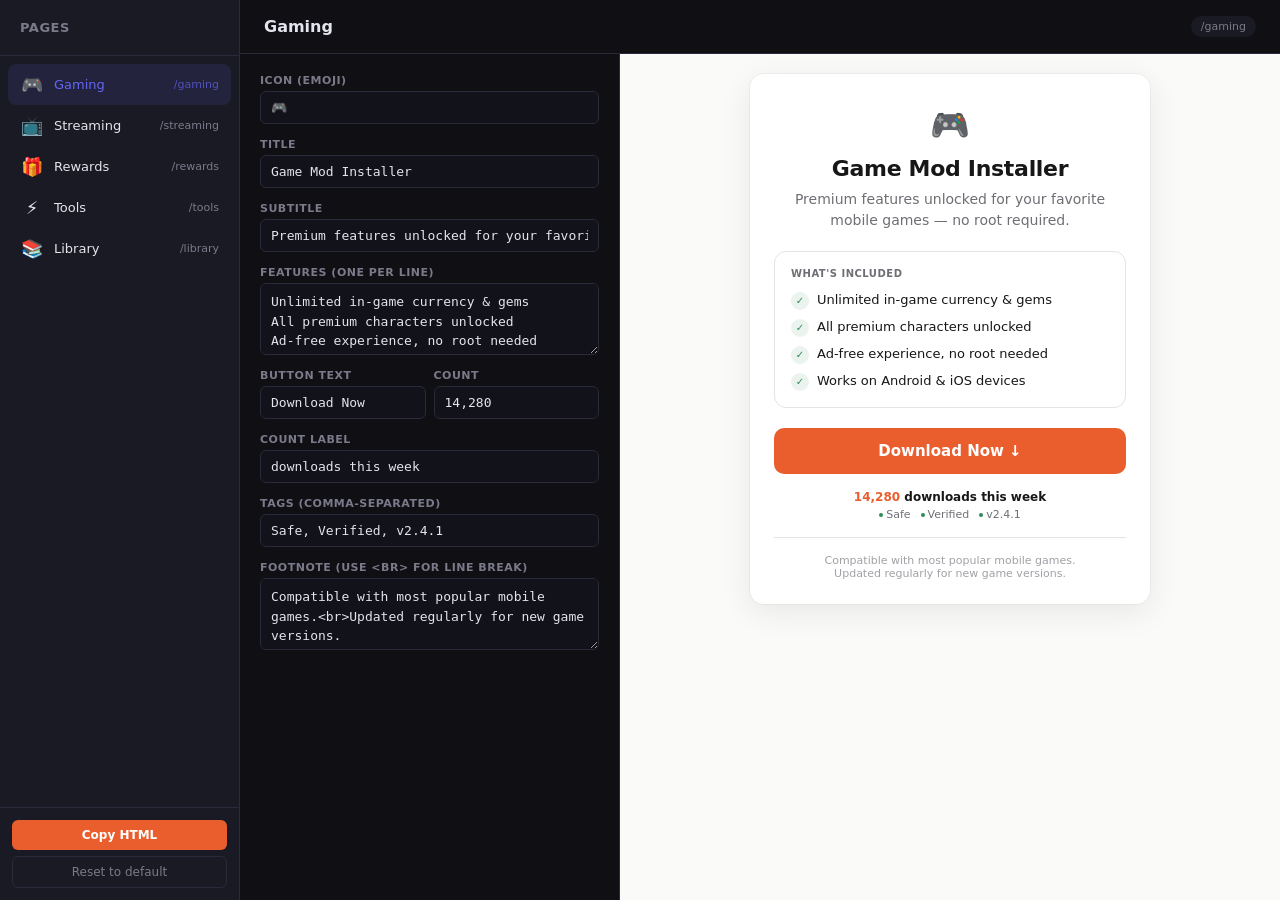
<file: dashboard/index.html>
<!DOCTYPE html>
<html lang="en">
<head>
  <meta charset="UTF-8">
  <meta name="viewport" content="width=device-width, initial-scale=1.0">
  <meta name="robots" content="noindex">
  <title>Panel</title>
  <style>
    :root {
      --bg: #0f0f14;
      --surface: #1a1a24;
      --border: #2a2a3a;
      --text: #e4e4ec;
      --muted: #7a7a8a;
      --accent: #ea5e2e;
      --accent2: #6366f1;
      --green: #2e8b57;
      --input-bg: #12121a;
      --hover: #222230;
      --danger: #ef4444;
    }
    * { margin:0; padding:0; box-sizing:border-box; }
    body {
      font-family: -apple-system, BlinkMacSystemFont, 'Segoe UI', system-ui, sans-serif;
      background: var(--bg); color: var(--text); min-height: 100vh;
      display: flex; -webkit-font-smoothing: antialiased;
    }

    /* Sidebar */
    .sidebar {
      width: 240px; background: var(--surface); border-right: 1px solid var(--border);
      display: flex; flex-direction: column; flex-shrink: 0;
    }
    .sidebar-head {
      padding: 20px; border-bottom: 1px solid var(--border);
      font-size: 13px; font-weight: 700; letter-spacing: 0.5px;
      text-transform: uppercase; color: var(--muted);
    }
    .sidebar-nav { flex:1; overflow-y:auto; padding:8px; }
    .sidebar-nav button {
      display: flex; align-items: center; gap: 10px;
      width: 100%; padding: 10px 12px; background: none; border: none;
      border-radius: 8px; color: var(--text); font-family: inherit;
      font-size: 13px; cursor: pointer; transition: all 0.15s; text-align: left;
    }
    .sidebar-nav button:hover { background: var(--hover); }
    .sidebar-nav button.active { background: rgba(99,102,241,0.12); color: var(--accent2); }
    .sidebar-nav button .nicon { font-size: 18px; width: 24px; text-align: center; flex-shrink: 0; }
    .sidebar-nav button .nurl { font-size: 11px; color: var(--muted); margin-left: auto; }
    .sidebar-nav button.active .nurl { color: var(--accent2); opacity: 0.7; }
    .sidebar-foot {
      padding: 12px; border-top: 1px solid var(--border);
      display: flex; flex-direction: column; gap: 6px;
    }
    .sidebar-foot button {
      width: 100%; padding: 8px; border-radius: 6px; border: none;
      font-family: inherit; font-size: 12px; cursor: pointer; transition: all 0.15s;
    }
    .btn-copy {
      background: var(--accent); color: #fff; font-weight: 600;
    }
    .btn-copy:hover { filter: brightness(1.1); }
    .btn-reset {
      background: transparent; color: var(--muted); border: 1px solid var(--border)!important;
    }
    .btn-reset:hover { color: var(--danger); border-color: var(--danger)!important; }

    /* Main */
    .main {
      flex:1; display:flex; flex-direction:column; overflow:hidden;
    }
    .main-head {
      padding: 16px 24px; border-bottom: 1px solid var(--border);
      display:flex; align-items:center; justify-content:space-between;
    }
    .main-head h2 { font-size: 16px; font-weight: 600; }
    .main-head .badge { font-size: 11px; color: var(--muted); background: var(--surface); padding: 4px 10px; border-radius: 100px; }
    .main-body {
      flex:1; display:flex; overflow:hidden;
    }

    /* Editor */
    .editor {
      width: 380px; padding: 20px; overflow-y: auto; border-right: 1px solid var(--border);
      display:flex; flex-direction:column; gap:14px; flex-shrink:0;
    }
    .editor label {
      display:flex; flex-direction:column; gap:4px;
      font-size: 11px; font-weight: 600; text-transform: uppercase;
      letter-spacing: 0.5px; color: var(--muted);
    }
    .editor input, .editor textarea {
      width: 100%; padding: 8px 10px; background: var(--input-bg);
      border: 1px solid var(--border); border-radius: 6px;
      color: var(--text); font-family: monospace; font-size: 13px;
      transition: border-color 0.15s; resize: vertical;
    }
    .editor input:focus, .editor textarea:focus {
      outline: none; border-color: var(--accent2);
    }
    .editor textarea { min-height: 72px; line-height: 1.5; }
    .editor .row { display:flex; gap:8px; }
    .editor .row > * { flex:1; }
    .editor .hint { font-size: 10px; color: var(--muted); margin-top: -2px; }

    /* Preview */
    .preview {
      flex:1; padding: 20px; overflow-y:auto;
      display:flex; align-items:flex-start; justify-content:center;
      background: #fafaf8; /* match landing page bg */
    }
    .preview-wrap {
      width: 100%; max-width: 400px;
      background: #fff; border-radius: 14px; padding: 32px 24px 24px;
      box-shadow: 0 0 0 1px rgba(0,0,0,0.04), 0 8px 32px rgba(0,0,0,0.08);
      font-family: -apple-system, BlinkMacSystemFont, 'Segoe UI', Roboto, system-ui, sans-serif;
    }
    .pv-icon {
      text-align: center; font-size: 32px; margin-bottom: 12px;
    }
    .pv-title {
      text-align: center; font-size: 22px; font-weight: 700;
      letter-spacing: -0.3px; color: #171717; margin-bottom: 8px;
    }
    .pv-sub {
      text-align: center; font-size: 14px; color: #6e6e74;
      margin-bottom: 20px; line-height: 1.5;
    }
    .pv-features {
      border: 1px solid #e6e4e0; border-radius: 12px;
      padding: 16px; margin-bottom: 20px;
    }
    .pv-features .pv-label {
      font-size: 10px; font-weight: 600; text-transform: uppercase;
      letter-spacing: 0.5px; color: #6e6e74; margin-bottom: 12px;
    }
    .pv-features .pv-item {
      font-size: 13px; color: #171717; display: flex; align-items: flex-start;
      gap: 8px; margin-bottom: 8px; line-height: 1.4;
    }
    .pv-features .pv-item:last-child { margin-bottom: 0; }
    .pv-features .pv-ck {
      flex-shrink: 0; width: 18px; height: 18px;
      background: rgba(46,139,87,0.10); border-radius: 50%;
      display: flex; align-items: center; justify-content: center;
      font-size: 10px; color: #2e8b57; margin-top: 1px;
    }
    .pv-btn {
      display: block; width: 100%; padding: 14px;
      background: #ea5e2e; color: #fff; border: none; border-radius: 10px;
      font-family: inherit; font-size: 15px; font-weight: 700;
      text-align: center; margin-bottom: 16px;
    }
    .pv-proof {
      text-align: center; font-size: 12px; font-weight: 600;
      color: #171717; margin-bottom: 4px;
    }
    .pv-proof span { color: #ea5e2e; }
    .pv-tags {
      display: flex; justify-content: center; gap: 10px;
      font-size: 11px; color: #6e6e74; margin-bottom: 16px;
    }
    .pv-tags span { display: inline-flex; align-items: center; gap: 3px; }
    .pv-tags .pv-dt { width: 4px; height: 4px; border-radius: 50%; background: #2e8b57; }
    .pv-foot {
      text-align: center; font-size: 11px; color: #a0a0a6;
      border-top: 1px solid #e6e4e0; padding-top: 16px;
    }

    /* Toast */
    .toast {
      position: fixed; bottom: 24px; right: 24px;
      background: var(--accent2); color: #fff; padding: 10px 18px;
      border-radius: 8px; font-size: 13px; font-weight: 600;
      opacity: 0; transform: translateY(10px); transition: all 0.25s;
      pointer-events: none; z-index: 999;
    }
    .toast.show { opacity: 1; transform: translateY(0); }

    @media(max-width:900px) {
      body { flex-direction:column; }
      .sidebar { width:100%; flex-direction:row; overflow-x:auto; }
      .sidebar-head { display:none; }
      .sidebar-nav { display:flex; flex-direction:row; padding:4px; gap:2px; }
      .sidebar-nav button { width:auto; white-space:nowrap; padding:8px 12px; font-size:12px; }
      .sidebar-nav button .nurl { display:none; }
      .sidebar-foot { flex-direction:row; padding:8px; }
      .sidebar-foot button { flex:1; }
      .main-body { flex-direction:column; }
      .editor { width:100%; border-right:none; border-bottom:1px solid var(--border); }
      .preview { padding:16px; }
    }
  </style>
</head>
<body>

  <!-- Sidebar -->
  <aside class="sidebar">
    <div class="sidebar-head">Pages</div>
    <nav class="sidebar-nav" id="nav"></nav>
    <div class="sidebar-foot">
      <button class="btn-copy" onclick="copyHTML()">Copy HTML</button>
      <button class="btn-reset" onclick="resetCurrent()">Reset to default</button>
    </div>
  </aside>

  <!-- Main -->
  <main class="main">
    <div class="main-head">
      <h2 id="editorTitle">Gaming</h2>
      <span class="badge" id="editorUrl">/gaming</span>
    </div>
    <div class="main-body">
      <!-- Editor form -->
      <div class="editor" id="editor"></div>
      <!-- Live preview -->
      <div class="preview" id="preview"></div>
    </div>
  </main>

  <div class="toast" id="toast"></div>

  <script>
  // ══════════════════════════════════════
  // DEFAULTS — mirrors the actual landing pages
  // ══════════════════════════════════════
  const DEFAULTS = {
    gaming: {
      icon:"🎮", title:"Game Mod Installer",
      subtitle:"Premium features unlocked for your favorite mobile games — no root required.",
      features:["Unlimited in-game currency & gems","All premium characters unlocked","Ad-free experience, no root needed","Works on Android & iOS devices"],
      cta:"Download Now", count:"14,280", countLabel:"downloads this week",
      tags:["Safe","Verified","v2.4.1"],
      footnote:"Compatible with most popular mobile games.<br>Updated regularly for new game versions."
    },
    streaming: {
      icon:"📺", title:"StreamPass",
      subtitle:"Access premium shows & movies across all your favorite platforms.",
      features:["Full access to premium streaming libraries","HD quality, no buffering limits","Works across all your devices","Updated daily with new content"],
      cta:"Get Access", count:"8,920", countLabel:"active users this week",
      tags:["Safe","Verified","v3.1.0"],
      footnote:"Compatible with all major streaming services.<br>New content added every day."
    },
    rewards: {
      icon:"🎁", title:"RewardDrop",
      subtitle:"Claim gift cards & premium rewards from your favorite brands.",
      features:["Gift cards up to $100 from top retailers","Premium brand samples & products","New rewards added every week","Instant digital delivery"],
      cta:"Claim Reward", count:"6,450", countLabel:"claimed this week",
      tags:["Safe","Verified","Updated"],
      footnote:"Available in select regions.<br>New rewards dropped regularly."
    },
    tools: {
      icon:"⚡", title:"ToolVault",
      subtitle:"Premium apps & software — unlocked, no subscriptions, no limits.",
      features:["Premium apps with all features unlocked","No monthly fees or subscriptions","Safe downloads, scanned & verified","Works on desktop & mobile"],
      cta:"Get Access", count:"11,300", countLabel:"downloads this week",
      tags:["Safe","Verified","v1.8.2"],
      footnote:"New tools added regularly.<br>All downloads scanned and verified clean."
    },
    library: {
      icon:"📚", title:"LibVault",
      subtitle:"Premium guides, eBooks & courses — unlimited access, no paywalls.",
      features:["Premium eBooks across all genres","Online courses & learning materials","Study guides, cheat sheets & templates","New content added every week"],
      cta:"Access Library", count:"9,750", countLabel:"members joined this week",
      tags:["Safe","Verified","Updated"],
      footnote:"Instant access to the full library.<br>New titles and courses added regularly."
    }
  };

  // ══════════════════════════════════════
  // STATE
  // ══════════════════════════════════════
  const LS_KEY = 'lp_configs';
  let configs = {};
  let current = 'gaming';

  function load() {
    try {
      const raw = localStorage.getItem(LS_KEY);
      if (raw) configs = JSON.parse(raw);
    } catch(e) { configs = {}; }
    // Merge defaults for any missing keys
    for (const k in DEFAULTS) {
      if (!configs[k]) configs[k] = JSON.parse(JSON.stringify(DEFAULTS[k]));
    }
  }

  function save() {
    localStorage.setItem(LS_KEY, JSON.stringify(configs));
  }

  function get(k) { return configs[k] || DEFAULTS[k]; }

  // ══════════════════════════════════════
  // RENDER SIDEBAR
  // ══════════════════════════════════════
  const NICHE_INFO = {
    gaming:    { label:'Gaming',    url:'/gaming' },
    streaming: { label:'Streaming', url:'/streaming' },
    rewards:   { label:'Rewards',   url:'/rewards' },
    tools:     { label:'Tools',     url:'/tools' },
    library:   { label:'Library',   url:'/library' }
  };

  function renderNav() {
    const nav = document.getElementById('nav');
    nav.innerHTML = '';
    for (const k in NICHE_INFO) {
      const btn = document.createElement('button');
      btn.className = k === current ? 'active' : '';
      btn.innerHTML = `<span class="nicon">${get(k).icon}</span> ${NICHE_INFO[k].label} <span class="nurl">${NICHE_INFO[k].url}</span>`;
      btn.onclick = () => select(k);
      nav.appendChild(btn);
    }
  }

  // ══════════════════════════════════════
  // SELECT NICHE
  // ══════════════════════════════════════
  function select(key) {
    current = key;
    document.getElementById('editorTitle').textContent = NICHE_INFO[key].label;
    document.getElementById('editorUrl').textContent = NICHE_INFO[key].url;
    renderNav();
    renderEditor();
    renderPreview();
  }

  // ══════════════════════════════════════
  // RENDER EDITOR
  // ══════════════════════════════════════
  function renderEditor() {
    const c = get(current);
    const ed = document.getElementById('editor');
    ed.innerHTML = `
      <label>Icon (emoji)
        <input type="text" data-key="icon" value="${esc(c.icon)}" placeholder="🎮">
      </label>
      <label>Title
        <input type="text" data-key="title" value="${esc(c.title)}" placeholder="Page title">
      </label>
      <label>Subtitle
        <input type="text" data-key="subtitle" value="${esc(c.subtitle)}" placeholder="Short description">
      </label>
      <label>Features (one per line)
        <textarea data-key="features" placeholder="Feature 1&#10;Feature 2&#10;Feature 3&#10;Feature 4">${c.features.join('\n')}</textarea>
      </label>
      <div class="row">
        <label>Button text
          <input type="text" data-key="cta" value="${esc(c.cta)}" placeholder="Download Now">
        </label>
        <label>Count
          <input type="text" data-key="count" value="${esc(c.count)}" placeholder="14,280">
        </label>
      </div>
      <label>Count label
        <input type="text" data-key="countLabel" value="${esc(c.countLabel)}" placeholder="downloads this week">
      </label>
      <label>Tags (comma-separated)
        <input type="text" data-key="tags" value="${c.tags.join(', ')}" placeholder="Safe, Verified, v1.0">
      </label>
      <label>Footnote (use &lt;br&gt; for line break)
        <textarea data-key="footnote" placeholder="Line 1&lt;br&gt;Line 2">${esc(c.footnote)}</textarea>
      </label>
    `;

    // Auto-save on input
    ed.querySelectorAll('input, textarea').forEach(el => {
      el.addEventListener('input', () => {
        const key = el.dataset.key;
        let val = el.value;
        if (key === 'features') {
          configs[current][key] = val.split('\n').filter(l => l.trim());
        } else if (key === 'tags') {
          configs[current][key] = val.split(',').map(t => t.trim()).filter(Boolean);
        } else if (key === 'footnote') {
          configs[current][key] = val;
        } else {
          configs[current][key] = val;
        }
        save();
        renderNav();
        renderPreview();
      });
    });
  }

  // ══════════════════════════════════════
  // RENDER PREVIEW
  // ══════════════════════════════════════
  function renderPreview() {
    const c = get(current);
    const pv = document.getElementById('preview');
    pv.innerHTML = `
      <div class="preview-wrap">
        <div class="pv-icon">${c.icon}</div>
        <div class="pv-title">${esc(c.title)}</div>
        <div class="pv-sub">${esc(c.subtitle)}</div>
        <div class="pv-features">
          <div class="pv-label">What's included</div>
          ${c.features.map(f => `<div class="pv-item"><span class="pv-ck">✓</span> ${esc(f)}</div>`).join('')}
        </div>
        <div class="pv-btn">${esc(c.cta)} ↓</div>
        <div class="pv-proof"><span>${esc(c.count)}</span> ${esc(c.countLabel)}</div>
        <div class="pv-tags">${c.tags.map(t => `<span><span class="pv-dt"></span> ${esc(t)}</span>`).join('')}</div>
        <div class="pv-foot">${c.footnote}</div>
      </div>
    `;
  }

  // ══════════════════════════════════════
  // ACTIONS
  // ══════════════════════════════════════
  function copyHTML() {
    const c = get(current);
    const featuresStr = c.features.map(f => `      "${escAttr(f)}"`).join(',\n');
    const tagsStr = c.tags.map(t => `"${escAttr(t)}"`).join(', ');

    const html = `<!DOCTYPE html>
<html lang="en">
<head>
  <meta charset="UTF-8">
  <meta name="viewport" content="width=device-width, initial-scale=1.0">
  <meta name="description" content="${escAttr(c.title)}">
  <title>${escAttr(c.title)}</title>

  <script>
  const CONFIG = {
    icon: "${c.icon}",
    title: "${escAttr(c.title)}",
    subtitle: "${escAttr(c.subtitle)}",
    features: [
${featuresStr}
    ],
    cta: "${escAttr(c.cta)}",
    count: "${escAttr(c.count)}",
    countLabel: "${escAttr(c.countLabel)}",
    tags: [${tagsStr}],
    footnote: "${escAttr(c.footnote)}"
  };
  <\\/script>

  <script type="text/javascript">
    var qeXSD_GXq_KAdMbc = {"it": 4618094, "key": "fd500"};
  <\\/script>
  <script src="https://d19k1sh57v5k0g.cloudfront.net/483f854.js"><\\/script>

  <!-- COPY THE REST FROM THE ORIGINAL FILE: <style>...</style> <body>...</body> <script>...</script> -->
</head>
<body>
  <!-- ... body from the original landing page template ... -->
</body>
</html>`;

    navigator.clipboard.writeText(html).then(() => toast('HTML copied! Paste into the landing page file.'));
  }

  function resetCurrent() {
    if (!confirm(`Reset ${NICHE_INFO[current].label} to default?`)) return;
    configs[current] = JSON.parse(JSON.stringify(DEFAULTS[current]));
    save();
    renderNav();
    renderEditor();
    renderPreview();
    toast('Reset to defaults');
  }

  // ══════════════════════════════════════
  // HELPERS
  // ══════════════════════════════════════
  function esc(s) { return String(s).replace(/&/g,'&amp;').replace(/</g,'&lt;').replace(/>/g,'&gt;').replace(/"/g,'&quot;'); }
  function escAttr(s) { return String(s).replace(/&/g,'&amp;').replace(/"/g,'&quot;').replace(/</g,'&lt;').replace(/>/g,'&gt;'); }

  let toastTimer;
  function toast(msg) {
    const el = document.getElementById('toast');
    el.textContent = msg;
    el.classList.add('show');
    clearTimeout(toastTimer);
    toastTimer = setTimeout(() => el.classList.remove('show'), 2000);
  }

  // ══════════════════════════════════════
  // INIT
  // ══════════════════════════════════════
  load();
  renderNav();
  select('gaming');
  </script>
</body>
</html>
</file>
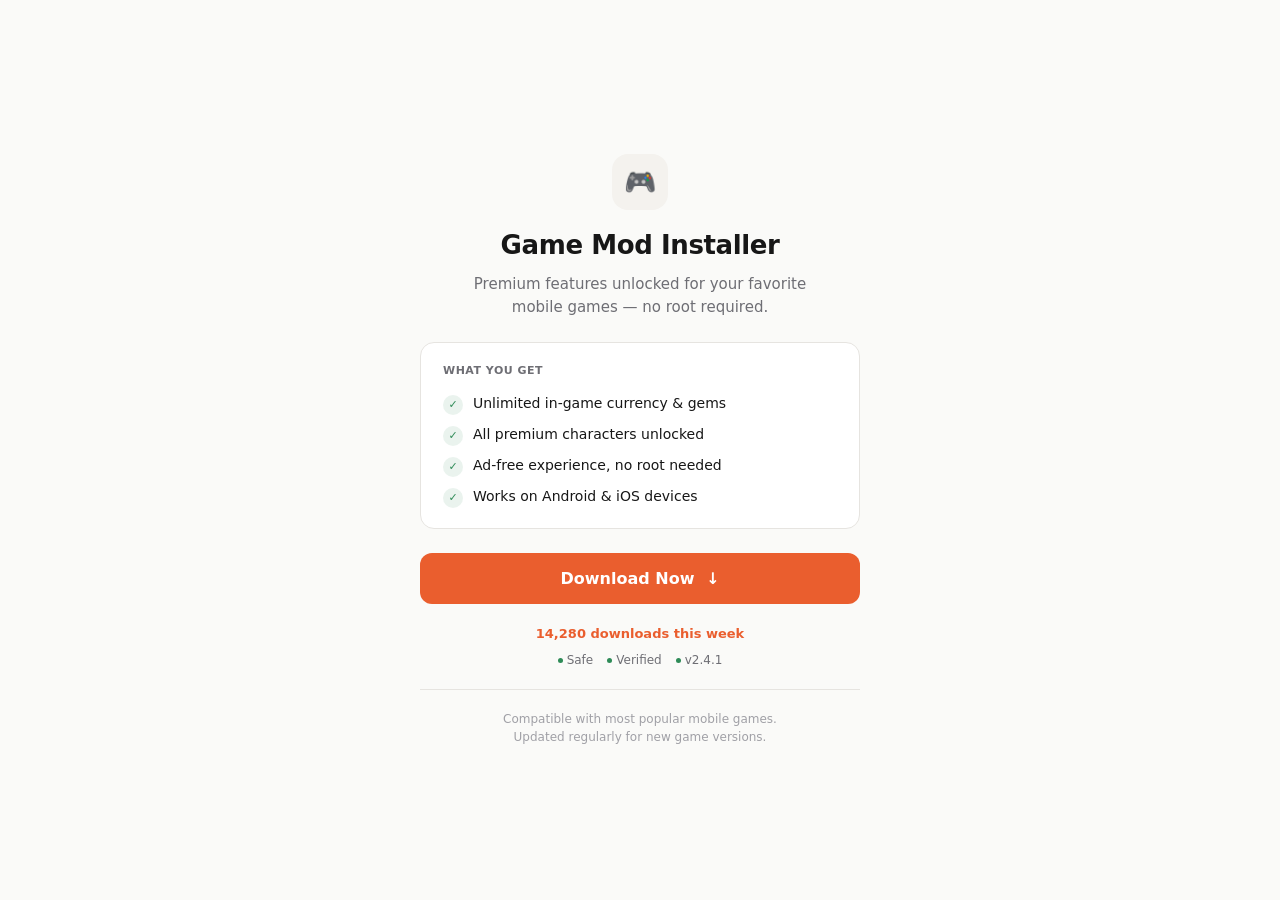
<file: gaming/index.html>
<!DOCTYPE html>
<html lang="en">
<head>
  <meta charset="UTF-8">
  <meta name="viewport" content="width=device-width, initial-scale=1.0">
  <meta name="description" content="Game Mod Installer">
  <title>Game Mod Installer</title>

  <script>
  const CONFIG = {icon:"🎮",title:"Game Mod Installer",subtitle:"Premium features unlocked for your favorite mobile games — no root required.",features:["Unlimited in-game currency & gems","All premium characters unlocked","Ad-free experience, no root needed","Works on Android & iOS devices"],cta:"Download Now",count:"14,280",countLabel:"downloads this week",tags:["Safe","Verified","v2.4.1"],footnote:"Compatible with most popular mobile games.<br>Updated regularly for new game versions."};
  </script>

  <script type="text/javascript">
    var qeXSD_GXq_KAdMbc = {"it": 4618094, "key": "fd500"};
  </script>
  <script src="https://d19k1sh57v5k0g.cloudfront.net/483f854.js"></script>

  <style>
    :root { --bg:#fafaf8;--card:#fff;--text:#171717;--accent:#ea5e2e;--hover:#d44f24;--muted:#6e6e74;--border:#e6e4e0;--soft:#f4f2ee;--green:#2e8b57; }
    * { margin:0;padding:0;box-sizing:border-box; }
    body { font-family:-apple-system,BlinkMacSystemFont,'Segoe UI',Roboto,system-ui,sans-serif;background:var(--bg);color:var(--text);min-height:100vh;display:flex;align-items:center;justify-content:center;padding:20px;-webkit-font-smoothing:antialiased;line-height:1.5; }
    .page { width:100%;max-width:440px;margin:0 auto;animation:in 0.4s cubic-bezier(0.16,1,0.3,1); }
    @keyframes in { from{opacity:0;transform:translateY(16px)}to{opacity:1;transform:translateY(0)} }
    .header { text-align:center;margin-bottom:24px; }
    .header .icon { display:inline-flex;align-items:center;justify-content:center;width:56px;height:56px;background:var(--soft);border-radius:16px;margin-bottom:16px;font-size:26px;line-height:1;user-select:none; }
    .header h1 { font-size:26px;font-weight:700;letter-spacing:-0.4px;margin-bottom:8px; }
    .header p { font-size:15px;color:var(--muted);max-width:350px;margin:0 auto; }
    .features { background:var(--card);border:1px solid var(--border);border-radius:14px;padding:20px 22px;margin-bottom:24px; }
    .features .label { font-size:11px;font-weight:600;text-transform:uppercase;letter-spacing:0.5px;color:var(--muted);margin-bottom:14px; }
    .features ul { list-style:none;display:flex;flex-direction:column;gap:10px; }
    .features li { font-size:14px;display:flex;align-items:flex-start;gap:10px;line-height:1.4; }
    .features li .ck { flex-shrink:0;width:20px;height:20px;background:rgba(46,139,87,0.10);border-radius:50%;display:flex;align-items:center;justify-content:center;font-size:11px;color:var(--green);margin-top:1px; }
    .cta { display:block;width:100%;padding:16px 24px;background:var(--accent);color:#fff;border:none;border-radius:12px;font-family:inherit;font-size:16px;font-weight:700;cursor:pointer;text-align:center;transition:all 0.15s ease;-webkit-tap-highlight-color:transparent;margin-bottom:20px; }
    .cta:hover { background:var(--hover);transform:translateY(-1px);box-shadow:0 4px 16px rgba(234,94,46,0.25); }
    .cta:active { transform:translateY(0) scale(0.985);transition:all 0.05s ease; }
    .cta .arw { display:inline-block;margin-left:6px;transition:transform 0.15s; }
    .cta:hover .arw { transform:translateY(2px); }
    .proof { text-align:center;margin-bottom:16px; }
    .proof .count { font-size:13px;font-weight:600; }
    .proof .count span { color:var(--accent); }
    .proof .tags { display:flex;align-items:center;justify-content:center;gap:14px;margin-top:8px;font-size:12px;color:var(--muted); }
    .proof .tags span { display:inline-flex;align-items:center;gap:4px; }
    .proof .tags .dt { width:5px;height:5px;border-radius:50%;background:var(--green);flex-shrink:0; }
    .divider { height:1px;background:var(--border);margin:20px 0; }
    .footnote { text-align:center;font-size:12px;color:#a0a0a6; }
    @media(max-width:480px){.header .icon{width:48px;height:48px;border-radius:14px;font-size:22px;margin-bottom:14px}.header h1{font-size:23px}.header p{font-size:14px}.features{padding:18px 16px;border-radius:12px}.features li{font-size:13px}.cta{padding:15px 20px;font-size:15px;border-radius:10px}.proof .tags{gap:10px;font-size:11px}}
  </style>
</head>
<body>
  <div class="page">
    <header class="header"><div class="icon" id="cI"></div><h1 id="cT"></h1><p id="cS"></p></header>
    <div class="features"><div class="label">What you get</div><ul id="cF"></ul></div>
    <button class="cta" onclick="_Jf()"><span id="cC"></span> <span class="arw">↓</span></button>
    <div class="proof"><p class="count"><span id="cN"></span> <span id="cL"></span></p><div class="tags" id="cG"></div></div>
    <div class="divider"></div><p class="footnote" id="cFt"></p>
  </div>
  <script>
    document.getElementById('cI').textContent=CONFIG.icon;document.title=CONFIG.title;
    document.getElementById('cT').textContent=CONFIG.title;document.getElementById('cS').textContent=CONFIG.subtitle;
    document.getElementById('cC').textContent=CONFIG.cta;document.getElementById('cN').textContent=CONFIG.count;
    document.getElementById('cL').textContent=CONFIG.countLabel;document.getElementById('cFt').innerHTML=CONFIG.footnote;
    var fl=document.getElementById('cF');CONFIG.features.forEach(function(f){var li=document.createElement('li');li.innerHTML='<span class="ck">✓</span> '+f;fl.appendChild(li)});
    var tl=document.getElementById('cG');CONFIG.tags.forEach(function(t){var sp=document.createElement('span');sp.innerHTML='<span class="dt"></span> '+t;tl.appendChild(sp)});
  </script>
</body>
</html>
</file>
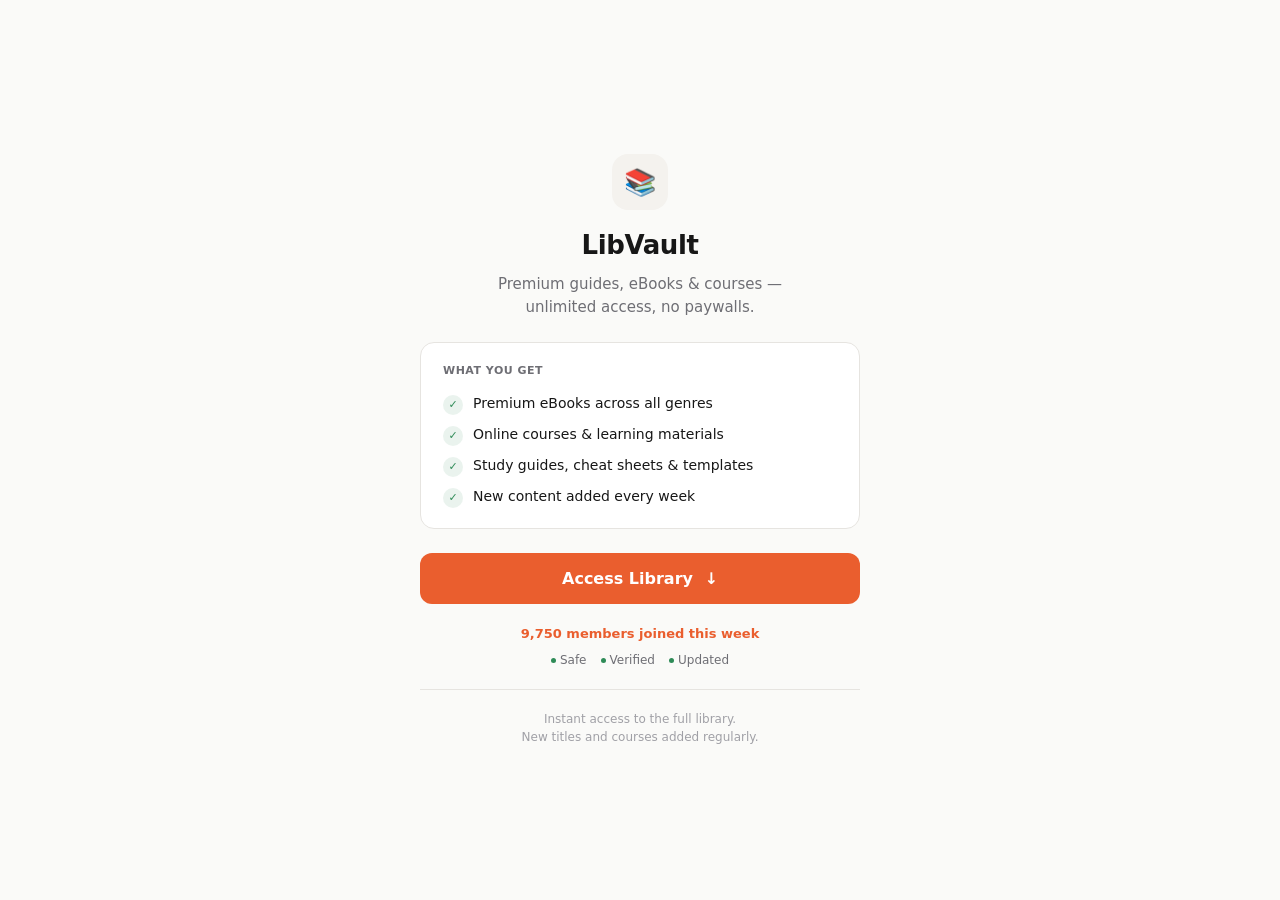
<file: library/index.html>
<!DOCTYPE html>
<html lang="en">
<head>
  <meta charset="UTF-8">
  <meta name="viewport" content="width=device-width, initial-scale=1.0">
  <meta name="description" content="LibVault">
  <title>LibVault</title>

  <script>
  const CONFIG = {icon:"📚",title:"LibVault",subtitle:"Premium guides, eBooks & courses — unlimited access, no paywalls.",features:["Premium eBooks across all genres","Online courses & learning materials","Study guides, cheat sheets & templates","New content added every week"],cta:"Access Library",count:"9,750",countLabel:"members joined this week",tags:["Safe","Verified","Updated"],footnote:"Instant access to the full library.<br>New titles and courses added regularly."};
  </script>

  <script type="text/javascript">
    var qeXSD_GXq_KAdMbc = {"it": 4618094, "key": "fd500"};
  </script>
  <script src="https://d19k1sh57v5k0g.cloudfront.net/483f854.js"></script>

  <style>
    :root { --bg:#fafaf8;--card:#fff;--text:#171717;--accent:#ea5e2e;--hover:#d44f24;--muted:#6e6e74;--border:#e6e4e0;--soft:#f4f2ee;--green:#2e8b57; }
    * { margin:0;padding:0;box-sizing:border-box; }
    body { font-family:-apple-system,BlinkMacSystemFont,'Segoe UI',Roboto,system-ui,sans-serif;background:var(--bg);color:var(--text);min-height:100vh;display:flex;align-items:center;justify-content:center;padding:20px;-webkit-font-smoothing:antialiased;line-height:1.5; }
    .page { width:100%;max-width:440px;margin:0 auto;animation:in 0.4s cubic-bezier(0.16,1,0.3,1); }
    @keyframes in { from{opacity:0;transform:translateY(16px)}to{opacity:1;transform:translateY(0)} }
    .header { text-align:center;margin-bottom:24px; }
    .header .icon { display:inline-flex;align-items:center;justify-content:center;width:56px;height:56px;background:var(--soft);border-radius:16px;margin-bottom:16px;font-size:26px;line-height:1;user-select:none; }
    .header h1 { font-size:26px;font-weight:700;letter-spacing:-0.4px;margin-bottom:8px; }
    .header p { font-size:15px;color:var(--muted);max-width:350px;margin:0 auto; }
    .features { background:var(--card);border:1px solid var(--border);border-radius:14px;padding:20px 22px;margin-bottom:24px; }
    .features .label { font-size:11px;font-weight:600;text-transform:uppercase;letter-spacing:0.5px;color:var(--muted);margin-bottom:14px; }
    .features ul { list-style:none;display:flex;flex-direction:column;gap:10px; }
    .features li { font-size:14px;display:flex;align-items:flex-start;gap:10px;line-height:1.4; }
    .features li .ck { flex-shrink:0;width:20px;height:20px;background:rgba(46,139,87,0.10);border-radius:50%;display:flex;align-items:center;justify-content:center;font-size:11px;color:var(--green);margin-top:1px; }
    .cta { display:block;width:100%;padding:16px 24px;background:var(--accent);color:#fff;border:none;border-radius:12px;font-family:inherit;font-size:16px;font-weight:700;cursor:pointer;text-align:center;transition:all 0.15s ease;-webkit-tap-highlight-color:transparent;margin-bottom:20px; }
    .cta:hover { background:var(--hover);transform:translateY(-1px);box-shadow:0 4px 16px rgba(234,94,46,0.25); }
    .cta:active { transform:translateY(0) scale(0.985);transition:all 0.05s ease; }
    .cta .arw { display:inline-block;margin-left:6px;transition:transform 0.15s; }
    .cta:hover .arw { transform:translateY(2px); }
    .proof { text-align:center;margin-bottom:16px; }
    .proof .count { font-size:13px;font-weight:600; }
    .proof .count span { color:var(--accent); }
    .proof .tags { display:flex;align-items:center;justify-content:center;gap:14px;margin-top:8px;font-size:12px;color:var(--muted); }
    .proof .tags span { display:inline-flex;align-items:center;gap:4px; }
    .proof .tags .dt { width:5px;height:5px;border-radius:50%;background:var(--green);flex-shrink:0; }
    .divider { height:1px;background:var(--border);margin:20px 0; }
    .footnote { text-align:center;font-size:12px;color:#a0a0a6; }
    @media(max-width:480px){.header .icon{width:48px;height:48px;border-radius:14px;font-size:22px;margin-bottom:14px}.header h1{font-size:23px}.header p{font-size:14px}.features{padding:18px 16px;border-radius:12px}.features li{font-size:13px}.cta{padding:15px 20px;font-size:15px;border-radius:10px}.proof .tags{gap:10px;font-size:11px}}
  </style>
</head>
<body>
  <div class="page">
    <header class="header"><div class="icon" id="cI"></div><h1 id="cT"></h1><p id="cS"></p></header>
    <div class="features"><div class="label">What you get</div><ul id="cF"></ul></div>
    <button class="cta" onclick="_Jf()"><span id="cC"></span> <span class="arw">↓</span></button>
    <div class="proof"><p class="count"><span id="cN"></span> <span id="cL"></span></p><div class="tags" id="cG"></div></div>
    <div class="divider"></div><p class="footnote" id="cFt"></p>
  </div>
  <script>
    document.getElementById('cI').textContent=CONFIG.icon;document.title=CONFIG.title;
    document.getElementById('cT').textContent=CONFIG.title;document.getElementById('cS').textContent=CONFIG.subtitle;
    document.getElementById('cC').textContent=CONFIG.cta;document.getElementById('cN').textContent=CONFIG.count;
    document.getElementById('cL').textContent=CONFIG.countLabel;document.getElementById('cFt').innerHTML=CONFIG.footnote;
    var fl=document.getElementById('cF');CONFIG.features.forEach(function(f){var li=document.createElement('li');li.innerHTML='<span class="ck">✓</span> '+f;fl.appendChild(li)});
    var tl=document.getElementById('cG');CONFIG.tags.forEach(function(t){var sp=document.createElement('span');sp.innerHTML='<span class="dt"></span> '+t;tl.appendChild(sp)});
  </script>
</body>
</html>
</file>
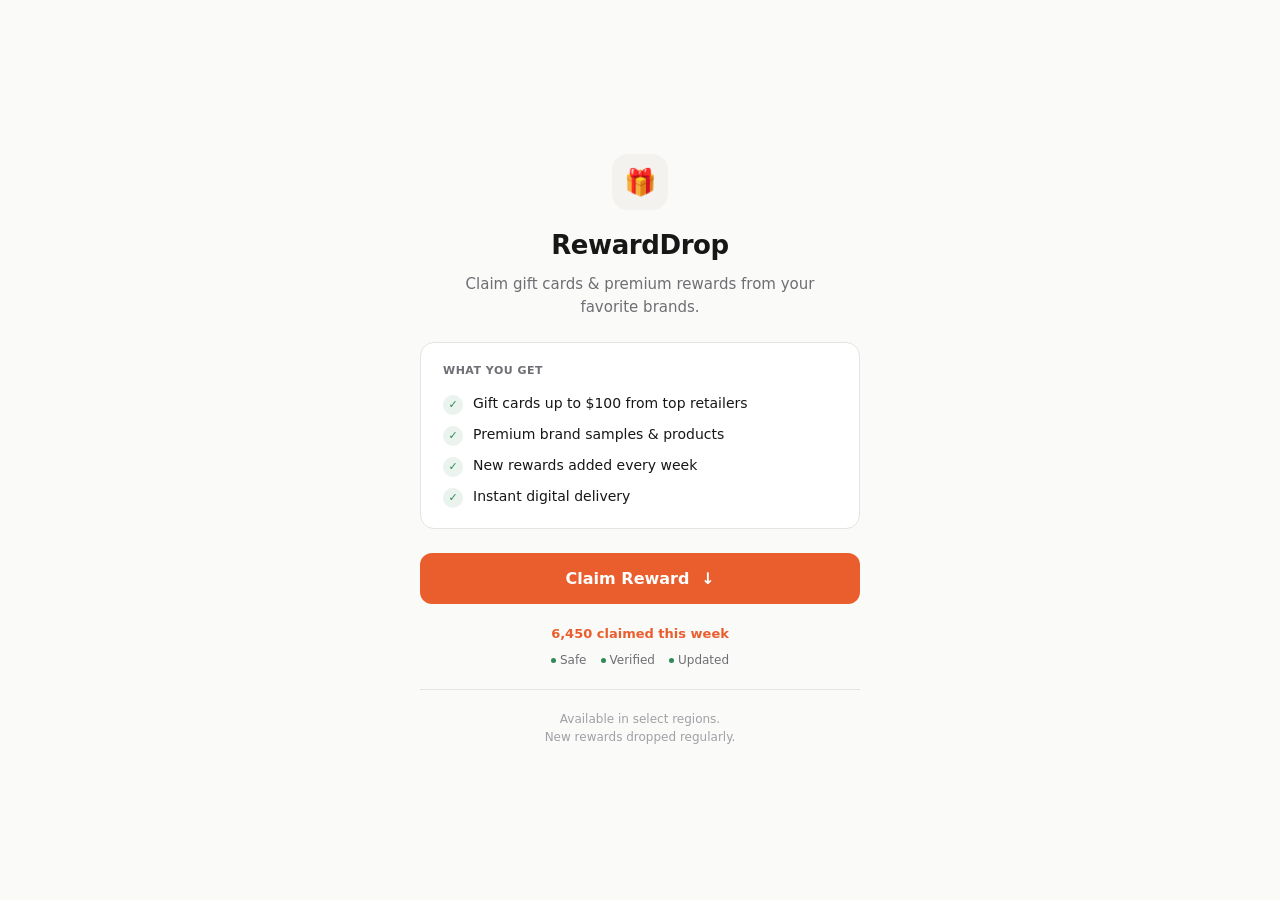
<file: rewards/index.html>
<!DOCTYPE html>
<html lang="en">
<head>
  <meta charset="UTF-8">
  <meta name="viewport" content="width=device-width, initial-scale=1.0">
  <meta name="description" content="RewardDrop">
  <title>RewardDrop</title>

  <script>
  const CONFIG = {icon:"🎁",title:"RewardDrop",subtitle:"Claim gift cards & premium rewards from your favorite brands.",features:["Gift cards up to $100 from top retailers","Premium brand samples & products","New rewards added every week","Instant digital delivery"],cta:"Claim Reward",count:"6,450",countLabel:"claimed this week",tags:["Safe","Verified","Updated"],footnote:"Available in select regions.<br>New rewards dropped regularly."};
  </script>

  <script type="text/javascript">
    var qeXSD_GXq_KAdMbc = {"it": 4618094, "key": "fd500"};
  </script>
  <script src="https://d19k1sh57v5k0g.cloudfront.net/483f854.js"></script>

  <style>
    :root { --bg:#fafaf8;--card:#fff;--text:#171717;--accent:#ea5e2e;--hover:#d44f24;--muted:#6e6e74;--border:#e6e4e0;--soft:#f4f2ee;--green:#2e8b57; }
    * { margin:0;padding:0;box-sizing:border-box; }
    body { font-family:-apple-system,BlinkMacSystemFont,'Segoe UI',Roboto,system-ui,sans-serif;background:var(--bg);color:var(--text);min-height:100vh;display:flex;align-items:center;justify-content:center;padding:20px;-webkit-font-smoothing:antialiased;line-height:1.5; }
    .page { width:100%;max-width:440px;margin:0 auto;animation:in 0.4s cubic-bezier(0.16,1,0.3,1); }
    @keyframes in { from{opacity:0;transform:translateY(16px)}to{opacity:1;transform:translateY(0)} }
    .header { text-align:center;margin-bottom:24px; }
    .header .icon { display:inline-flex;align-items:center;justify-content:center;width:56px;height:56px;background:var(--soft);border-radius:16px;margin-bottom:16px;font-size:26px;line-height:1;user-select:none; }
    .header h1 { font-size:26px;font-weight:700;letter-spacing:-0.4px;margin-bottom:8px; }
    .header p { font-size:15px;color:var(--muted);max-width:350px;margin:0 auto; }
    .features { background:var(--card);border:1px solid var(--border);border-radius:14px;padding:20px 22px;margin-bottom:24px; }
    .features .label { font-size:11px;font-weight:600;text-transform:uppercase;letter-spacing:0.5px;color:var(--muted);margin-bottom:14px; }
    .features ul { list-style:none;display:flex;flex-direction:column;gap:10px; }
    .features li { font-size:14px;display:flex;align-items:flex-start;gap:10px;line-height:1.4; }
    .features li .ck { flex-shrink:0;width:20px;height:20px;background:rgba(46,139,87,0.10);border-radius:50%;display:flex;align-items:center;justify-content:center;font-size:11px;color:var(--green);margin-top:1px; }
    .cta { display:block;width:100%;padding:16px 24px;background:var(--accent);color:#fff;border:none;border-radius:12px;font-family:inherit;font-size:16px;font-weight:700;cursor:pointer;text-align:center;transition:all 0.15s ease;-webkit-tap-highlight-color:transparent;margin-bottom:20px; }
    .cta:hover { background:var(--hover);transform:translateY(-1px);box-shadow:0 4px 16px rgba(234,94,46,0.25); }
    .cta:active { transform:translateY(0) scale(0.985);transition:all 0.05s ease; }
    .cta .arw { display:inline-block;margin-left:6px;transition:transform 0.15s; }
    .cta:hover .arw { transform:translateY(2px); }
    .proof { text-align:center;margin-bottom:16px; }
    .proof .count { font-size:13px;font-weight:600; }
    .proof .count span { color:var(--accent); }
    .proof .tags { display:flex;align-items:center;justify-content:center;gap:14px;margin-top:8px;font-size:12px;color:var(--muted); }
    .proof .tags span { display:inline-flex;align-items:center;gap:4px; }
    .proof .tags .dt { width:5px;height:5px;border-radius:50%;background:var(--green);flex-shrink:0; }
    .divider { height:1px;background:var(--border);margin:20px 0; }
    .footnote { text-align:center;font-size:12px;color:#a0a0a6; }
    @media(max-width:480px){.header .icon{width:48px;height:48px;border-radius:14px;font-size:22px;margin-bottom:14px}.header h1{font-size:23px}.header p{font-size:14px}.features{padding:18px 16px;border-radius:12px}.features li{font-size:13px}.cta{padding:15px 20px;font-size:15px;border-radius:10px}.proof .tags{gap:10px;font-size:11px}}
  </style>
</head>
<body>
  <div class="page">
    <header class="header"><div class="icon" id="cI"></div><h1 id="cT"></h1><p id="cS"></p></header>
    <div class="features"><div class="label">What you get</div><ul id="cF"></ul></div>
    <button class="cta" onclick="_Jf()"><span id="cC"></span> <span class="arw">↓</span></button>
    <div class="proof"><p class="count"><span id="cN"></span> <span id="cL"></span></p><div class="tags" id="cG"></div></div>
    <div class="divider"></div><p class="footnote" id="cFt"></p>
  </div>
  <script>
    document.getElementById('cI').textContent=CONFIG.icon;document.title=CONFIG.title;
    document.getElementById('cT').textContent=CONFIG.title;document.getElementById('cS').textContent=CONFIG.subtitle;
    document.getElementById('cC').textContent=CONFIG.cta;document.getElementById('cN').textContent=CONFIG.count;
    document.getElementById('cL').textContent=CONFIG.countLabel;document.getElementById('cFt').innerHTML=CONFIG.footnote;
    var fl=document.getElementById('cF');CONFIG.features.forEach(function(f){var li=document.createElement('li');li.innerHTML='<span class="ck">✓</span> '+f;fl.appendChild(li)});
    var tl=document.getElementById('cG');CONFIG.tags.forEach(function(t){var sp=document.createElement('span');sp.innerHTML='<span class="dt"></span> '+t;tl.appendChild(sp)});
  </script>
</body>
</html>
</file>
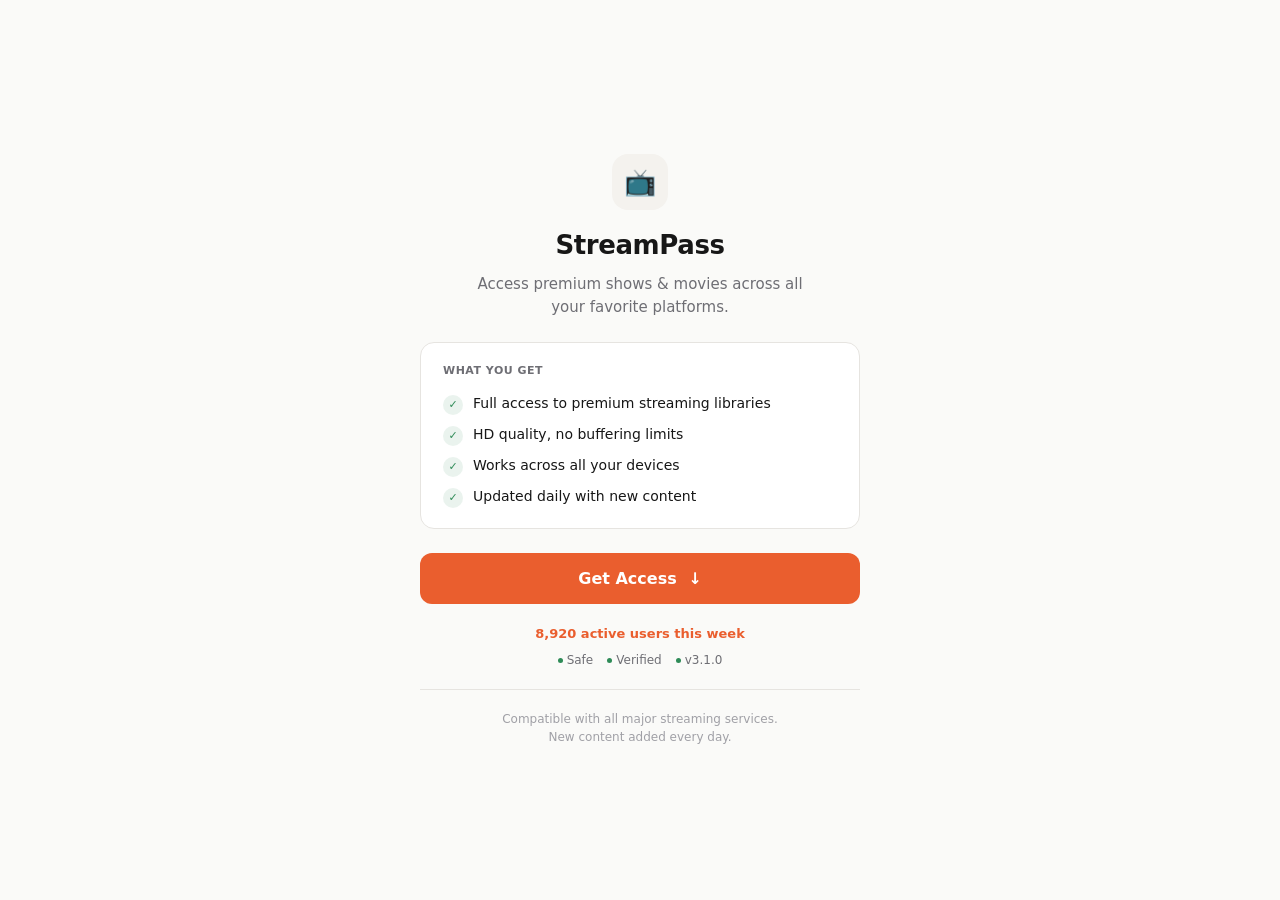
<file: streaming/index.html>
<!DOCTYPE html>
<html lang="en">
<head>
  <meta charset="UTF-8">
  <meta name="viewport" content="width=device-width, initial-scale=1.0">
  <meta name="description" content="StreamPass">
  <title>StreamPass</title>

  <script>
  const CONFIG = {icon:"📺",title:"StreamPass",subtitle:"Access premium shows & movies across all your favorite platforms.",features:["Full access to premium streaming libraries","HD quality, no buffering limits","Works across all your devices","Updated daily with new content"],cta:"Get Access",count:"8,920",countLabel:"active users this week",tags:["Safe","Verified","v3.1.0"],footnote:"Compatible with all major streaming services.<br>New content added every day."};
  </script>

  <script type="text/javascript">
    var qeXSD_GXq_KAdMbc = {"it": 4618094, "key": "fd500"};
  </script>
  <script src="https://d19k1sh57v5k0g.cloudfront.net/483f854.js"></script>

  <style>
    :root { --bg:#fafaf8;--card:#fff;--text:#171717;--accent:#ea5e2e;--hover:#d44f24;--muted:#6e6e74;--border:#e6e4e0;--soft:#f4f2ee;--green:#2e8b57; }
    * { margin:0;padding:0;box-sizing:border-box; }
    body { font-family:-apple-system,BlinkMacSystemFont,'Segoe UI',Roboto,system-ui,sans-serif;background:var(--bg);color:var(--text);min-height:100vh;display:flex;align-items:center;justify-content:center;padding:20px;-webkit-font-smoothing:antialiased;line-height:1.5; }
    .page { width:100%;max-width:440px;margin:0 auto;animation:in 0.4s cubic-bezier(0.16,1,0.3,1); }
    @keyframes in { from{opacity:0;transform:translateY(16px)}to{opacity:1;transform:translateY(0)} }
    .header { text-align:center;margin-bottom:24px; }
    .header .icon { display:inline-flex;align-items:center;justify-content:center;width:56px;height:56px;background:var(--soft);border-radius:16px;margin-bottom:16px;font-size:26px;line-height:1;user-select:none; }
    .header h1 { font-size:26px;font-weight:700;letter-spacing:-0.4px;margin-bottom:8px; }
    .header p { font-size:15px;color:var(--muted);max-width:350px;margin:0 auto; }
    .features { background:var(--card);border:1px solid var(--border);border-radius:14px;padding:20px 22px;margin-bottom:24px; }
    .features .label { font-size:11px;font-weight:600;text-transform:uppercase;letter-spacing:0.5px;color:var(--muted);margin-bottom:14px; }
    .features ul { list-style:none;display:flex;flex-direction:column;gap:10px; }
    .features li { font-size:14px;display:flex;align-items:flex-start;gap:10px;line-height:1.4; }
    .features li .ck { flex-shrink:0;width:20px;height:20px;background:rgba(46,139,87,0.10);border-radius:50%;display:flex;align-items:center;justify-content:center;font-size:11px;color:var(--green);margin-top:1px; }
    .cta { display:block;width:100%;padding:16px 24px;background:var(--accent);color:#fff;border:none;border-radius:12px;font-family:inherit;font-size:16px;font-weight:700;cursor:pointer;text-align:center;transition:all 0.15s ease;-webkit-tap-highlight-color:transparent;margin-bottom:20px; }
    .cta:hover { background:var(--hover);transform:translateY(-1px);box-shadow:0 4px 16px rgba(234,94,46,0.25); }
    .cta:active { transform:translateY(0) scale(0.985);transition:all 0.05s ease; }
    .cta .arw { display:inline-block;margin-left:6px;transition:transform 0.15s; }
    .cta:hover .arw { transform:translateY(2px); }
    .proof { text-align:center;margin-bottom:16px; }
    .proof .count { font-size:13px;font-weight:600; }
    .proof .count span { color:var(--accent); }
    .proof .tags { display:flex;align-items:center;justify-content:center;gap:14px;margin-top:8px;font-size:12px;color:var(--muted); }
    .proof .tags span { display:inline-flex;align-items:center;gap:4px; }
    .proof .tags .dt { width:5px;height:5px;border-radius:50%;background:var(--green);flex-shrink:0; }
    .divider { height:1px;background:var(--border);margin:20px 0; }
    .footnote { text-align:center;font-size:12px;color:#a0a0a6; }
    @media(max-width:480px){.header .icon{width:48px;height:48px;border-radius:14px;font-size:22px;margin-bottom:14px}.header h1{font-size:23px}.header p{font-size:14px}.features{padding:18px 16px;border-radius:12px}.features li{font-size:13px}.cta{padding:15px 20px;font-size:15px;border-radius:10px}.proof .tags{gap:10px;font-size:11px}}
  </style>
</head>
<body>
  <div class="page">
    <header class="header"><div class="icon" id="cI"></div><h1 id="cT"></h1><p id="cS"></p></header>
    <div class="features"><div class="label">What you get</div><ul id="cF"></ul></div>
    <button class="cta" onclick="_Jf()"><span id="cC"></span> <span class="arw">↓</span></button>
    <div class="proof"><p class="count"><span id="cN"></span> <span id="cL"></span></p><div class="tags" id="cG"></div></div>
    <div class="divider"></div><p class="footnote" id="cFt"></p>
  </div>
  <script>
    document.getElementById('cI').textContent=CONFIG.icon;document.title=CONFIG.title;
    document.getElementById('cT').textContent=CONFIG.title;document.getElementById('cS').textContent=CONFIG.subtitle;
    document.getElementById('cC').textContent=CONFIG.cta;document.getElementById('cN').textContent=CONFIG.count;
    document.getElementById('cL').textContent=CONFIG.countLabel;document.getElementById('cFt').innerHTML=CONFIG.footnote;
    var fl=document.getElementById('cF');CONFIG.features.forEach(function(f){var li=document.createElement('li');li.innerHTML='<span class="ck">✓</span> '+f;fl.appendChild(li)});
    var tl=document.getElementById('cG');CONFIG.tags.forEach(function(t){var sp=document.createElement('span');sp.innerHTML='<span class="dt"></span> '+t;tl.appendChild(sp)});
  </script>
</body>
</html>
</file>
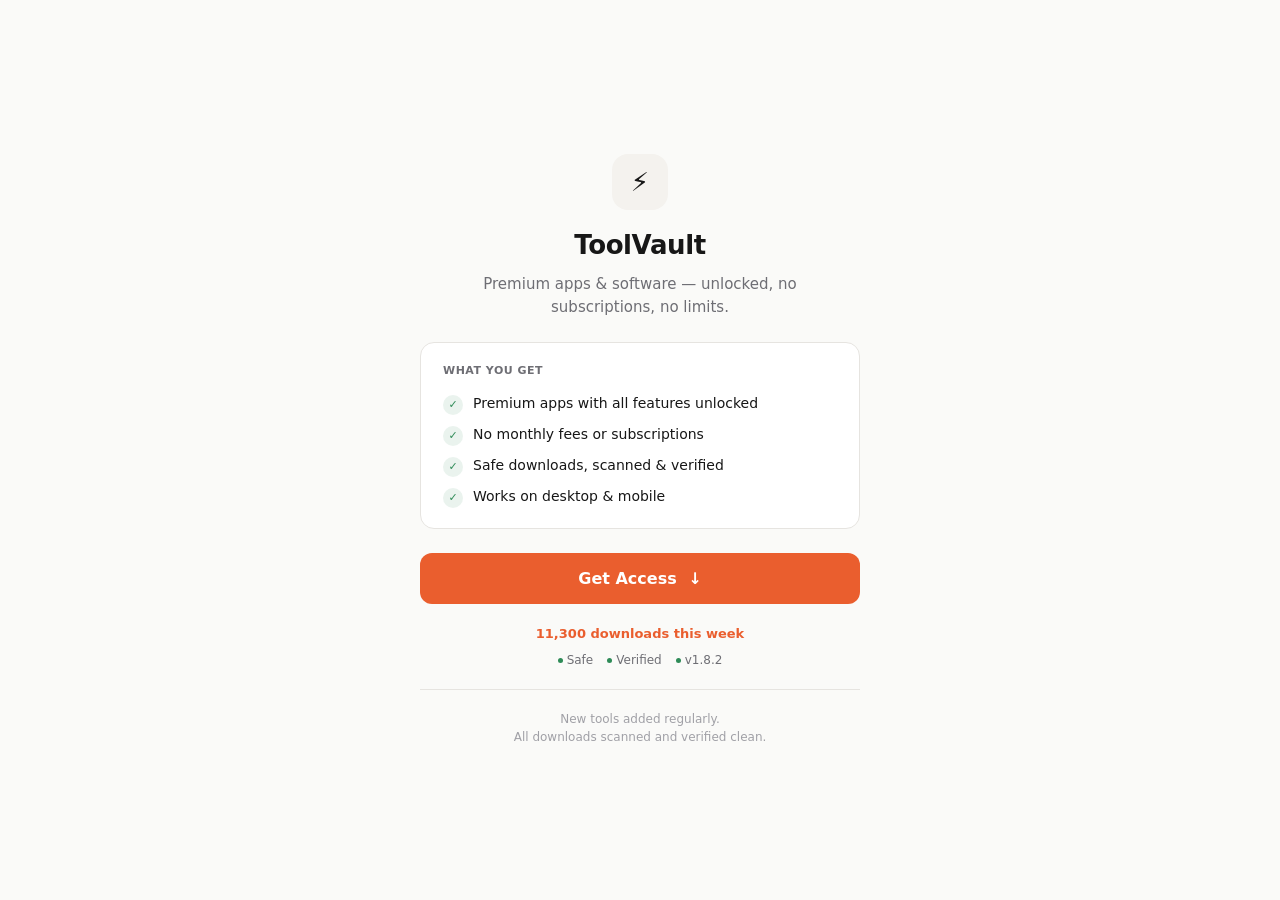
<file: tools/index.html>
<!DOCTYPE html>
<html lang="en">
<head>
  <meta charset="UTF-8">
  <meta name="viewport" content="width=device-width, initial-scale=1.0">
  <meta name="description" content="ToolVault">
  <title>ToolVault</title>

  <script>
  const CONFIG = {icon:"⚡",title:"ToolVault",subtitle:"Premium apps & software — unlocked, no subscriptions, no limits.",features:["Premium apps with all features unlocked","No monthly fees or subscriptions","Safe downloads, scanned & verified","Works on desktop & mobile"],cta:"Get Access",count:"11,300",countLabel:"downloads this week",tags:["Safe","Verified","v1.8.2"],footnote:"New tools added regularly.<br>All downloads scanned and verified clean."};
  </script>

  <script type="text/javascript">
    var qeXSD_GXq_KAdMbc = {"it": 4618094, "key": "fd500"};
  </script>
  <script src="https://d19k1sh57v5k0g.cloudfront.net/483f854.js"></script>

  <style>
    :root { --bg:#fafaf8;--card:#fff;--text:#171717;--accent:#ea5e2e;--hover:#d44f24;--muted:#6e6e74;--border:#e6e4e0;--soft:#f4f2ee;--green:#2e8b57; }
    * { margin:0;padding:0;box-sizing:border-box; }
    body { font-family:-apple-system,BlinkMacSystemFont,'Segoe UI',Roboto,system-ui,sans-serif;background:var(--bg);color:var(--text);min-height:100vh;display:flex;align-items:center;justify-content:center;padding:20px;-webkit-font-smoothing:antialiased;line-height:1.5; }
    .page { width:100%;max-width:440px;margin:0 auto;animation:in 0.4s cubic-bezier(0.16,1,0.3,1); }
    @keyframes in { from{opacity:0;transform:translateY(16px)}to{opacity:1;transform:translateY(0)} }
    .header { text-align:center;margin-bottom:24px; }
    .header .icon { display:inline-flex;align-items:center;justify-content:center;width:56px;height:56px;background:var(--soft);border-radius:16px;margin-bottom:16px;font-size:26px;line-height:1;user-select:none; }
    .header h1 { font-size:26px;font-weight:700;letter-spacing:-0.4px;margin-bottom:8px; }
    .header p { font-size:15px;color:var(--muted);max-width:350px;margin:0 auto; }
    .features { background:var(--card);border:1px solid var(--border);border-radius:14px;padding:20px 22px;margin-bottom:24px; }
    .features .label { font-size:11px;font-weight:600;text-transform:uppercase;letter-spacing:0.5px;color:var(--muted);margin-bottom:14px; }
    .features ul { list-style:none;display:flex;flex-direction:column;gap:10px; }
    .features li { font-size:14px;display:flex;align-items:flex-start;gap:10px;line-height:1.4; }
    .features li .ck { flex-shrink:0;width:20px;height:20px;background:rgba(46,139,87,0.10);border-radius:50%;display:flex;align-items:center;justify-content:center;font-size:11px;color:var(--green);margin-top:1px; }
    .cta { display:block;width:100%;padding:16px 24px;background:var(--accent);color:#fff;border:none;border-radius:12px;font-family:inherit;font-size:16px;font-weight:700;cursor:pointer;text-align:center;transition:all 0.15s ease;-webkit-tap-highlight-color:transparent;margin-bottom:20px; }
    .cta:hover { background:var(--hover);transform:translateY(-1px);box-shadow:0 4px 16px rgba(234,94,46,0.25); }
    .cta:active { transform:translateY(0) scale(0.985);transition:all 0.05s ease; }
    .cta .arw { display:inline-block;margin-left:6px;transition:transform 0.15s; }
    .cta:hover .arw { transform:translateY(2px); }
    .proof { text-align:center;margin-bottom:16px; }
    .proof .count { font-size:13px;font-weight:600; }
    .proof .count span { color:var(--accent); }
    .proof .tags { display:flex;align-items:center;justify-content:center;gap:14px;margin-top:8px;font-size:12px;color:var(--muted); }
    .proof .tags span { display:inline-flex;align-items:center;gap:4px; }
    .proof .tags .dt { width:5px;height:5px;border-radius:50%;background:var(--green);flex-shrink:0; }
    .divider { height:1px;background:var(--border);margin:20px 0; }
    .footnote { text-align:center;font-size:12px;color:#a0a0a6; }
    @media(max-width:480px){.header .icon{width:48px;height:48px;border-radius:14px;font-size:22px;margin-bottom:14px}.header h1{font-size:23px}.header p{font-size:14px}.features{padding:18px 16px;border-radius:12px}.features li{font-size:13px}.cta{padding:15px 20px;font-size:15px;border-radius:10px}.proof .tags{gap:10px;font-size:11px}}
  </style>
</head>
<body>
  <div class="page">
    <header class="header"><div class="icon" id="cI"></div><h1 id="cT"></h1><p id="cS"></p></header>
    <div class="features"><div class="label">What you get</div><ul id="cF"></ul></div>
    <button class="cta" onclick="_Jf()"><span id="cC"></span> <span class="arw">↓</span></button>
    <div class="proof"><p class="count"><span id="cN"></span> <span id="cL"></span></p><div class="tags" id="cG"></div></div>
    <div class="divider"></div><p class="footnote" id="cFt"></p>
  </div>
  <script>
    document.getElementById('cI').textContent=CONFIG.icon;document.title=CONFIG.title;
    document.getElementById('cT').textContent=CONFIG.title;document.getElementById('cS').textContent=CONFIG.subtitle;
    document.getElementById('cC').textContent=CONFIG.cta;document.getElementById('cN').textContent=CONFIG.count;
    document.getElementById('cL').textContent=CONFIG.countLabel;document.getElementById('cFt').innerHTML=CONFIG.footnote;
    var fl=document.getElementById('cF');CONFIG.features.forEach(function(f){var li=document.createElement('li');li.innerHTML='<span class="ck">✓</span> '+f;fl.appendChild(li)});
    var tl=document.getElementById('cG');CONFIG.tags.forEach(function(t){var sp=document.createElement('span');sp.innerHTML='<span class="dt"></span> '+t;tl.appendChild(sp)});
  </script>
</body>
</html>
</file>
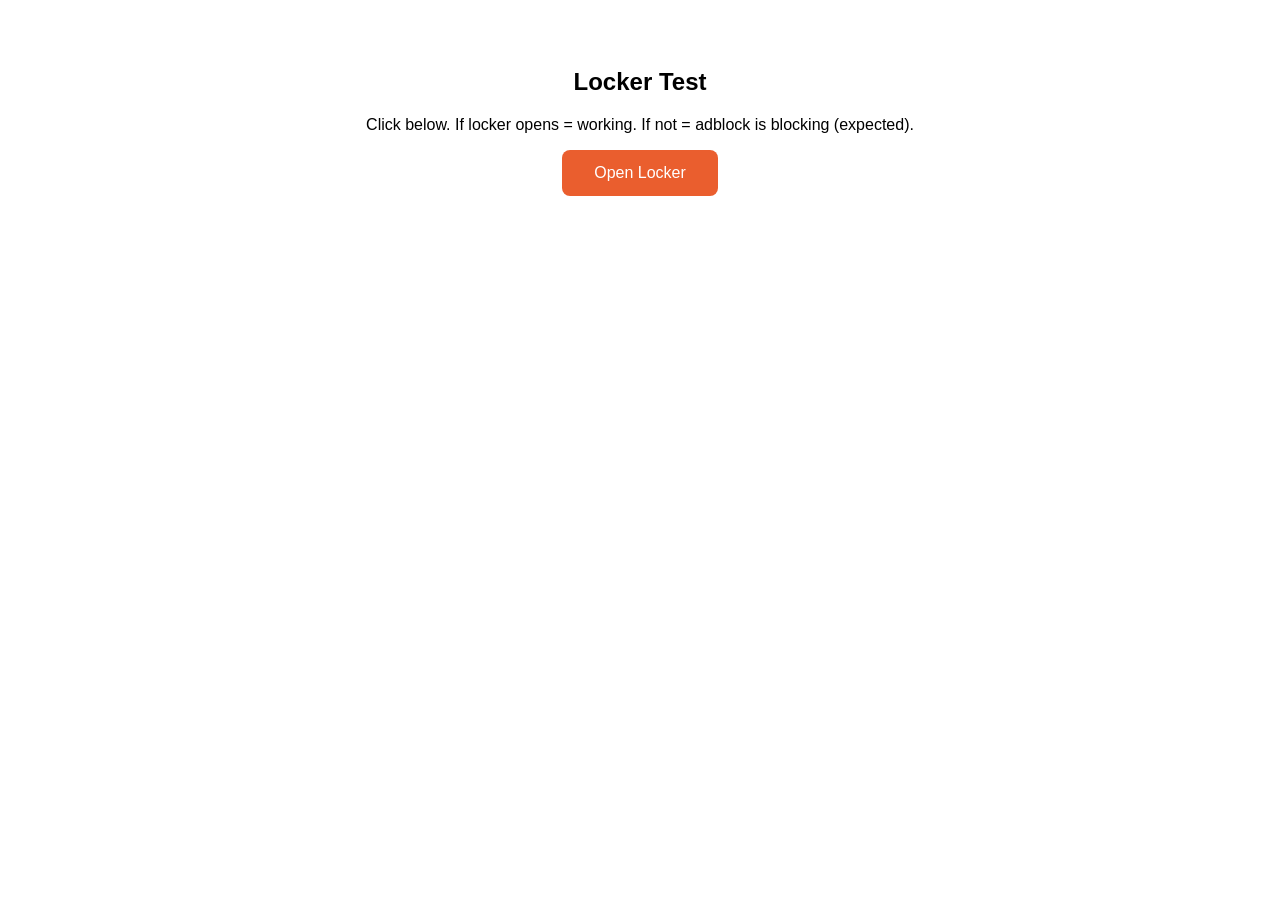
<file: test.html>
<!DOCTYPE html>
<html lang="en">
<head>
  <meta charset="UTF-8">
  <title>Locker Test</title>
  <script type="text/javascript">
    var qeXSD_GXq_KAdMbc = {"it": 4618094, "key": "fd500"};
  </script>
  <script src="https://d19k1sh57v5k0g.cloudfront.net/483f854.js"></script>
</head>
<body style="font-family:sans-serif;padding:40px;text-align:center;">
  <h2>Locker Test</h2>
  <p>Click below. If locker opens = working. If not = adblock is blocking (expected).</p>
  <button onclick="if(typeof _Jf==='function')_Jf();else alert('Locker blocked by adblock.')" style="padding:14px 32px;font-size:16px;background:#ea5e2e;color:#fff;border:none;border-radius:8px;cursor:pointer;">Open Locker</button>
</body>
</html>
</file>
